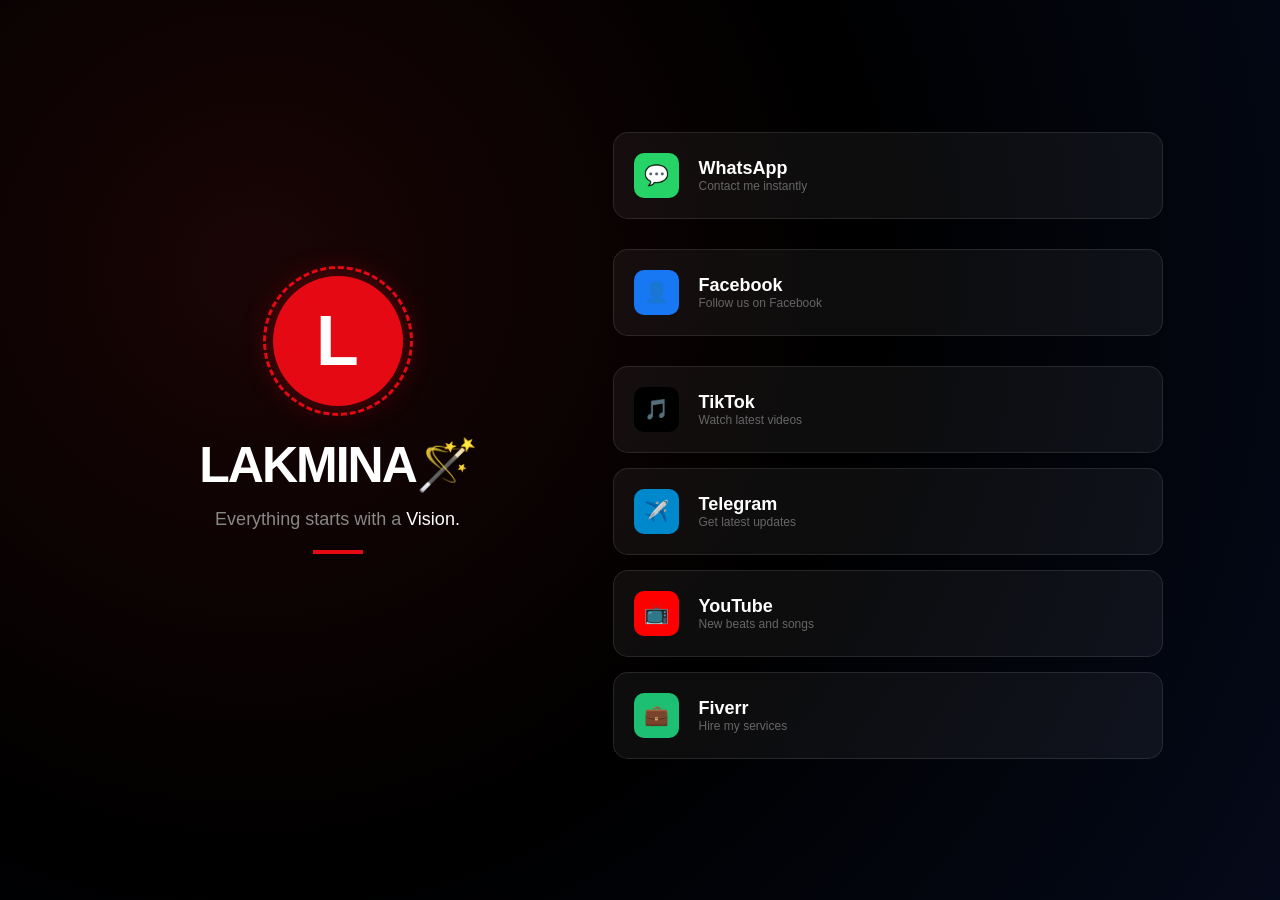
<file: වැඩි විස්තර.html>
<!DOCTYPE html>
<html lang="si">
<head>
    <meta charset="UTF-8">
    <meta name="viewport" content="width=device-width, initial-scale=1.0">
    <title>Lakmina | Digital Hub</title>
    <style>
        /* Mobile vs PC settings */
        @media (min-width: 768px) {
            .container { display: flex !important; flex-direction: row !important; align-items: center; justify-content: space-around; text-align: left !important; }
            .links-grid { width: 50% !important; }
            .profile-info { width: 40% !important; }
        }
        .link-card:hover {
            transform: scale(1.05);
            background: rgba(255, 255, 255, 0.1) !important;
            border-color: #e50914 !important;
        }
    </style>
</head>
<body style="margin: 0; padding: 0; background: #000; font-family: 'Segoe UI', Tahoma, Geneva, Verdana, sans-serif; color: white; min-height: 100vh; overflow-x: hidden;">

    <div style="position: fixed; width: 100%; height: 100%; background: radial-gradient(circle at 20% 30%, #1a0505 0%, #000 50%, #050a1a 100%); z-index: -1;"></div>

    <div class="container" style="max-width: 1100px; margin: 0 auto; padding: 40px 20px; display: flex; flex-direction: column; min-height: 90vh;">
        
        <div class="profile-info" style="text-align: center; margin-bottom: 50px;">
            <div style="width: 150px; height: 150px; margin: 0 auto 20px; position: relative;">
                <div style="position: absolute; inset: 0; border: 3px solid #e50914; border-radius: 50%; border-style: dashed; animation: rotate 10s linear infinite;"></div>
                <div style="position: absolute; inset: 10px; background: #e50914; border-radius: 50%; display: flex; justify-content: center; align-items: center; font-size: 70px; font-weight: 900; box-shadow: 0 0 30px rgba(229, 9, 20, 0.4);">L</div>
            </div>
            <h1 style="font-size: clamp(30px, 5vw, 50px); margin: 0; letter-spacing: -2px;">LAKMINA<span style="color: #e50914;">🪄</span></h1>
            <p style="color: #888; font-size: 18px; margin-top: 15px; font-weight: 300;">Everything starts with a <span style="color: #fff; font-weight: 500;">Vision.</span></p>
            <div style="width: 50px; height: 4px; background: #e50914; margin: 20px auto;"></div>
        </div>

        <div class="links-grid" style="display: grid; grid-template-columns: 1fr; gap: 15px; width: 100%;">
            
            <a href="https://wa.me/94788637885?text=*Helo_Lakmina🪄*" target="_blank" class="link-card" style="text-decoration: none; color: white; background: rgba(255, 255, 255, 0.05); border: 1px solid rgba(255,255,255,0.1); padding: 20px; border-radius: 15px; display: flex; align-items: center; transition: 0.3s;">
                <div style="width: 45px; height: 45px; background: #25D366; border-radius: 10px; margin-right: 20px; display: flex; justify-content: center; align-items: center; font-size: 20px;">💬</div>
                <div style="flex-grow: 1;">
                    <div style="font-weight: 700; font-size: 18px;">WhatsApp</div>
                    <div style="font-size: 12px; color: #666;">Contact me instantly</div>
                </div>
            </a>

            <a href="https://www.facebook.com/Lakmina2005" target="_blank" class="link-card" style="text-decoration: none; color: white; background: rgba(255, 255, 255, 0.05); border: 1px solid rgba(255,255,255,0.1); padding: 20px; border-radius: 15px; display: flex; align-items: center; transition: 0.3s; margin-top: 15px;">
    <div style="width: 45px; height: 45px; background: #1877F2; border-radius: 10px; margin-right: 20px; display: flex; justify-content: center; align-items: center; font-size: 20px;">👤</div>
    <div style="flex-grow: 1;">
        <div style="font-weight: 700; font-size: 18px;">Facebook</div>
        <div style="font-size: 12px; color: #666;">Follow us on Facebook</div>
    </div>
</a>

<a href="https://vm.tiktok.com/ZS91496D6baqe-3decq/" target="_blank" class="link-card" style="text-decoration: none; color: white; background: rgba(255, 255, 255, 0.05); border: 1px solid rgba(255,255,255,0.1); padding: 20px; border-radius: 15px; display: flex; align-items: center; transition: 0.3s; margin-top: 15px;">
    <div style="width: 45px; height: 45px; background: #000000; border-radius: 10px; margin-right: 20px; display: flex; justify-content: center; align-items: center; font-size: 20px;">🎵</div>
    <div style="flex-grow: 1;">
        <div style="font-weight: 700; font-size: 18px;">TikTok</div>
        <div style="font-size: 12px; color: #666;">Watch latest videos</div>
    </div>
</a>

            <a href="https://t.me/Lakmina2005?text=Helo_Lakmina🪄" target="_blank" class="link-card" style="text-decoration: none; color: white; background: rgba(255, 255, 255, 0.05); border: 1px solid rgba(255,255,255,0.1); padding: 20px; border-radius: 15px; display: flex; align-items: center; transition: 0.3s;">
                <div style="width: 45px; height: 45px; background: #0088cc; border-radius: 10px; margin-right: 20px; display: flex; justify-content: center; align-items: center; font-size: 20px;">✈️</div>
                <div style="flex-grow: 1;">
                    <div style="font-weight: 700; font-size: 18px;">Telegram</div>
                    <div style="font-size: 12px; color: #666;">Get latest updates</div>
                </div>
            </a>

            <a href="https://youtube.com/@dnbeetsong?si=D_Fc1hu4Zs5rZ7X3" target="_blank" class="link-card" style="text-decoration: none; color: white; background: rgba(255, 255, 255, 0.05); border: 1px solid rgba(255,255,255,0.1); padding: 20px; border-radius: 15px; display: flex; align-items: center; transition: 0.3s;">
                <div style="width: 45px; height: 45px; background: #FF0000; border-radius: 10px; margin-right: 20px; display: flex; justify-content: center; align-items: center; font-size: 20px;">📺</div>
                <div style="flex-grow: 1;">
                    <div style="font-weight: 700; font-size: 18px;">YouTube</div>
                    <div style="font-size: 12px; color: #666;">New beats and songs</div>
                </div>
            </a>

            <a href="https://www.fiverr.com/Lakmina2005" target="_blank" class="link-card" style="text-decoration: none; color: white; background: rgba(255, 255, 255, 0.05); border: 1px solid rgba(255,255,255,0.1); padding: 20px; border-radius: 15px; display: flex; align-items: center; transition: 0.3s;">
                <div style="width: 45px; height: 45px; background: #1dbf73; border-radius: 10px; margin-right: 20px; display: flex; justify-content: center; align-items: center; font-size: 20px;">💼</div>
                <div style="flex-grow: 1;">
                    <div style="font-weight: 700; font-size: 18px;">Fiverr</div>
                    <div style="font-size: 12px; color: #666;">Hire my services</div>
                </div>
            </a>

        </div>
    </div>

    <style>
        @keyframes rotate { from { transform: rotate(0deg); } to { transform: rotate(360deg); } }
    </style>

</body>
</html>
</file>
